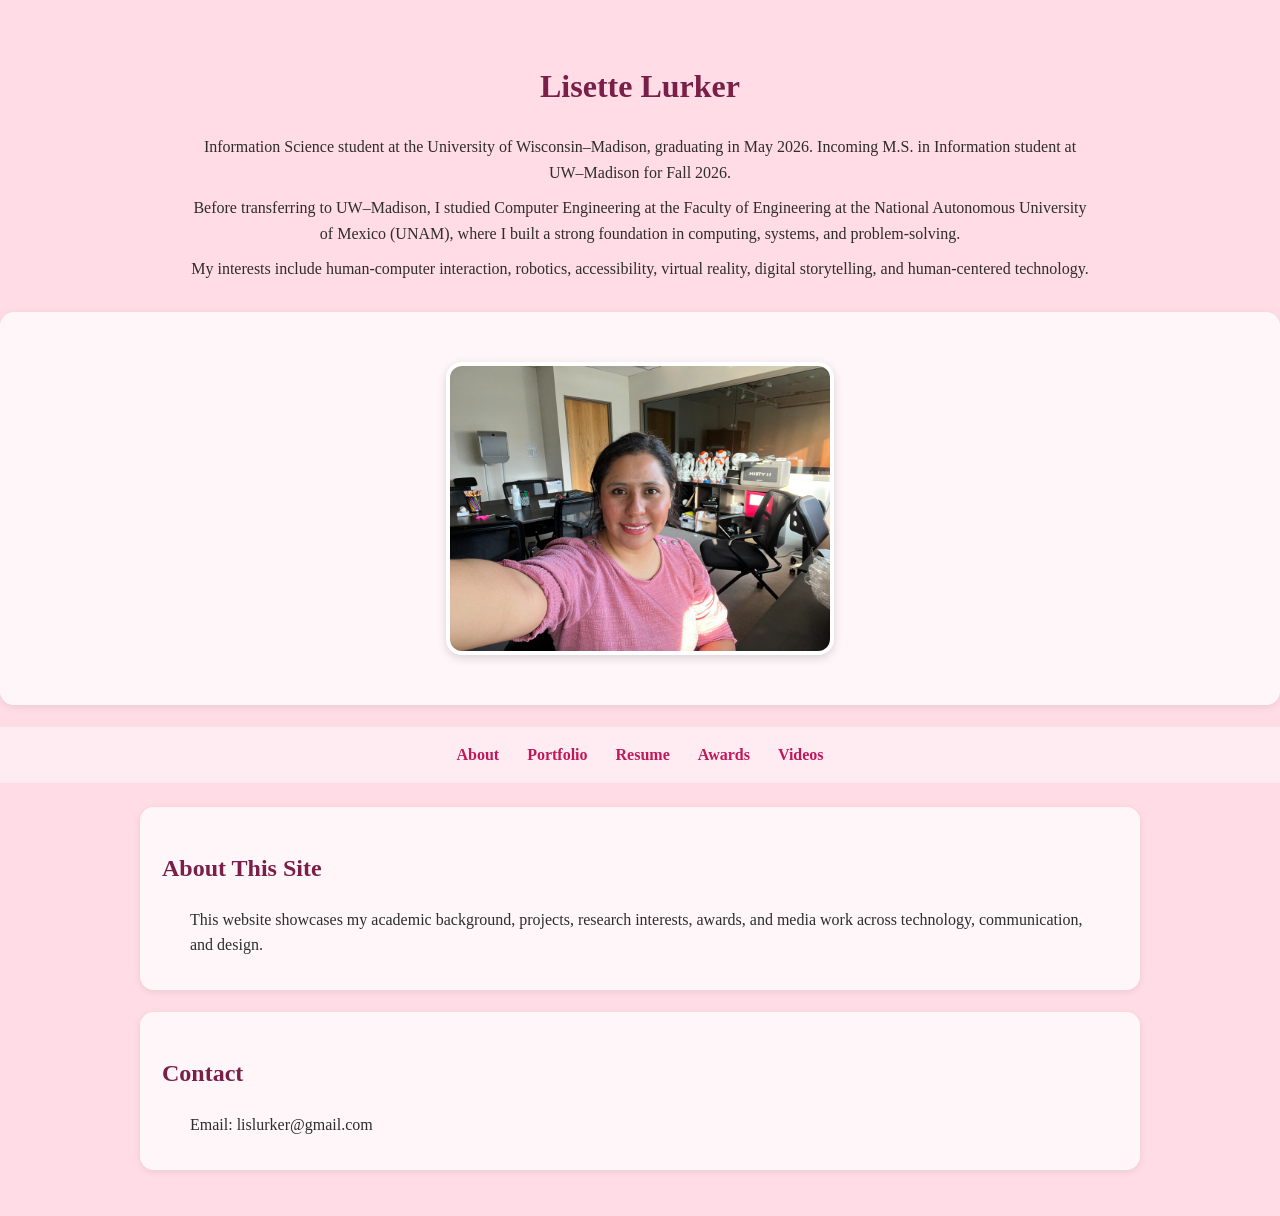
<file: index.html>
<!DOCTYPE html>
<html lang="en">
<head>
  <meta charset="UTF-8">
  <title>Lisette Lurker Portfolio</title>
  <meta name="viewport" content="width=device-width, initial-scale=1">
  <link rel="stylesheet" href="makeup.css">
</head>
<body>

<header>
  <h1>Lisette Lurker</h1>
  <p>
    Information Science student at the University of Wisconsin–Madison, graduating in May 2026.
    Incoming M.S. in Information student at UW–Madison for Fall 2026.
  </p>
  <p>
    Before transferring to UW–Madison, I studied Computer Engineering at the Faculty of Engineering
    at the National Autonomous University of Mexico (UNAM), where I built a strong foundation in
    computing, systems, and problem-solving.
  </p>
  <p>
    My interests include human-computer interaction, robotics, accessibility,
    virtual reality, digital storytelling, and human-centered technology.
  </p>
</header>
<section style="text-align: center; padding: 30px 0;">
  <img src="Lisette1.jpeg" alt="Lisette Lurker" class="profile-photo">
</section>
<nav style="text-align:center; padding: 15px 0;">
  <ul style="list-style:none; padding:0; margin:0; display:flex; justify-content:center; gap:28px;">
    <li><a href="about.html">About</a></li>
    <li><a href="research.html">Portfolio</a></li>
    <li><a href="resumen.html">Resume</a></li>
    <li><a href="awards.html">Awards</a></li>
    <li><a href="videos.html">Videos</a></li>
  </ul>
</nav>

<main>
  <section>
    <h2>About This Site</h2>
    <p>
      This website showcases my academic background, projects, research interests,
      awards, and media work across technology, communication, and design.
    </p>
  </section>

  <section>
    <h2>Contact</h2>
    <p>Email: lislurker@gmail.com</p>
  </section>
</main>

</body>
</html>
</file>
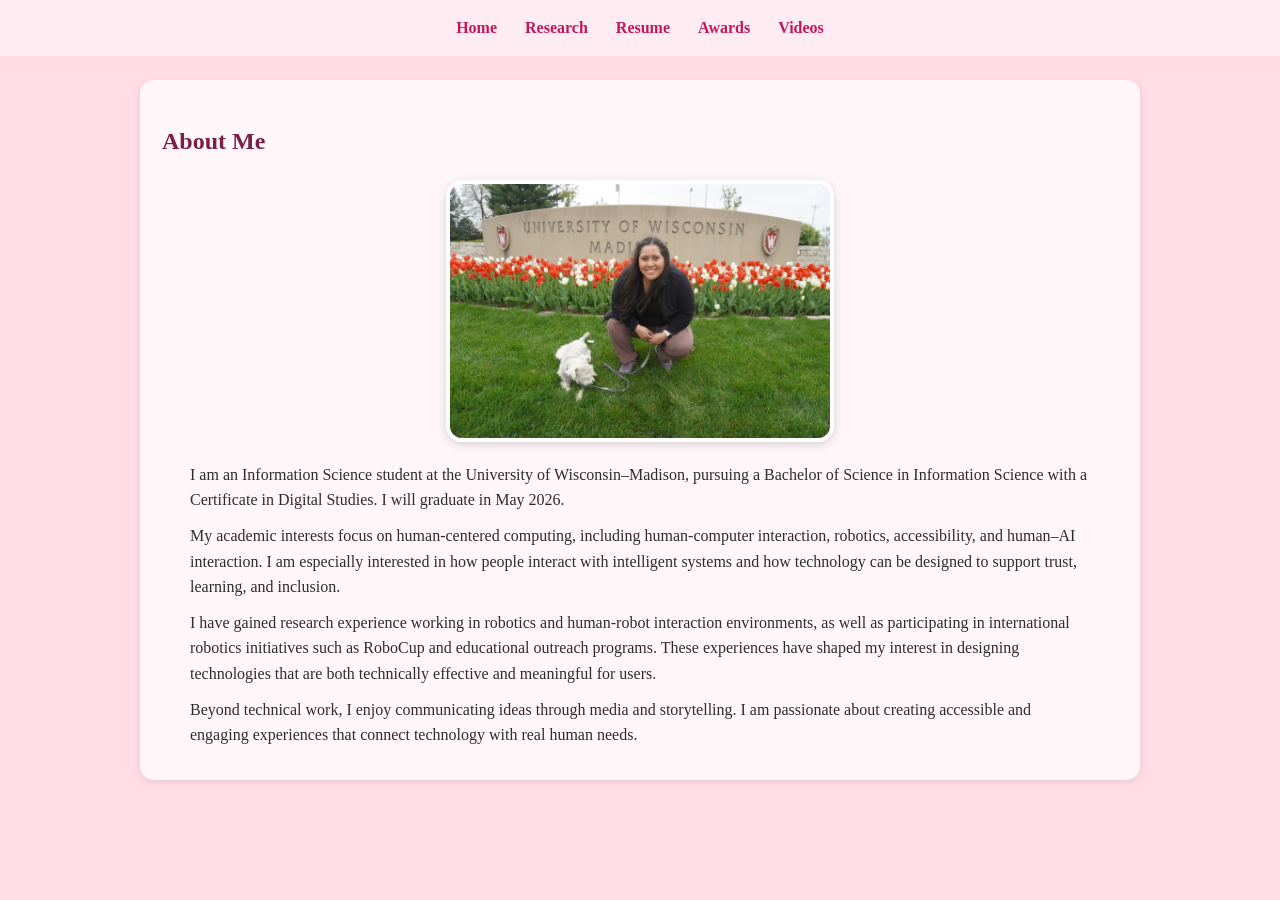
<file: about.html>
<!DOCTYPE html>
<html lang="en">
<head>
  <meta charset="UTF-8">
  <title>About | Lisette Lurker</title>
  <meta name="viewport" content="width=device-width, initial-scale=1">
  <link rel="stylesheet" href="makeup.css">
</head>
<body>

  <nav>
    <ul>
      <li><a href="index.html">Home</a></li>
      <li><a href="research.html">Research</a></li>
      <li><a href="resumen.html">Resume</a></li>
      <li><a href="awards.html">Awards</a></li>
      <li><a href="videos.html">Videos</a></li>
    </ul>
  </nav>

  <main class="content">

    <section class="card">
      <h1>About Me</h1>

      <img src="Lisette.jpeg" alt="Lisette Lurker at the University of Wisconsin–Madison" class="profile-photo">

      <p>
        I am an Information Science student at the University of Wisconsin–Madison,
        pursuing a Bachelor of Science in Information Science with a Certificate in Digital Studies.
        I will graduate in May 2026.
      </p>

      <p>
        My academic interests focus on human-centered computing, including human-computer interaction,
        robotics, accessibility, and human–AI interaction. I am especially interested in how people
        interact with intelligent systems and how technology can be designed to support trust,
        learning, and inclusion.
      </p>

      <p>
        I have gained research experience working in robotics and human-robot interaction environments,
        as well as participating in international robotics initiatives such as RoboCup and educational
        outreach programs. These experiences have shaped my interest in designing technologies that are
        both technically effective and meaningful for users.
      </p>

      <p>
        Beyond technical work, I enjoy communicating ideas through media and storytelling. I am passionate
        about creating accessible and engaging experiences that connect technology with real human needs.
      </p>

    </section>

  </main>

</body>
</html>
</file>
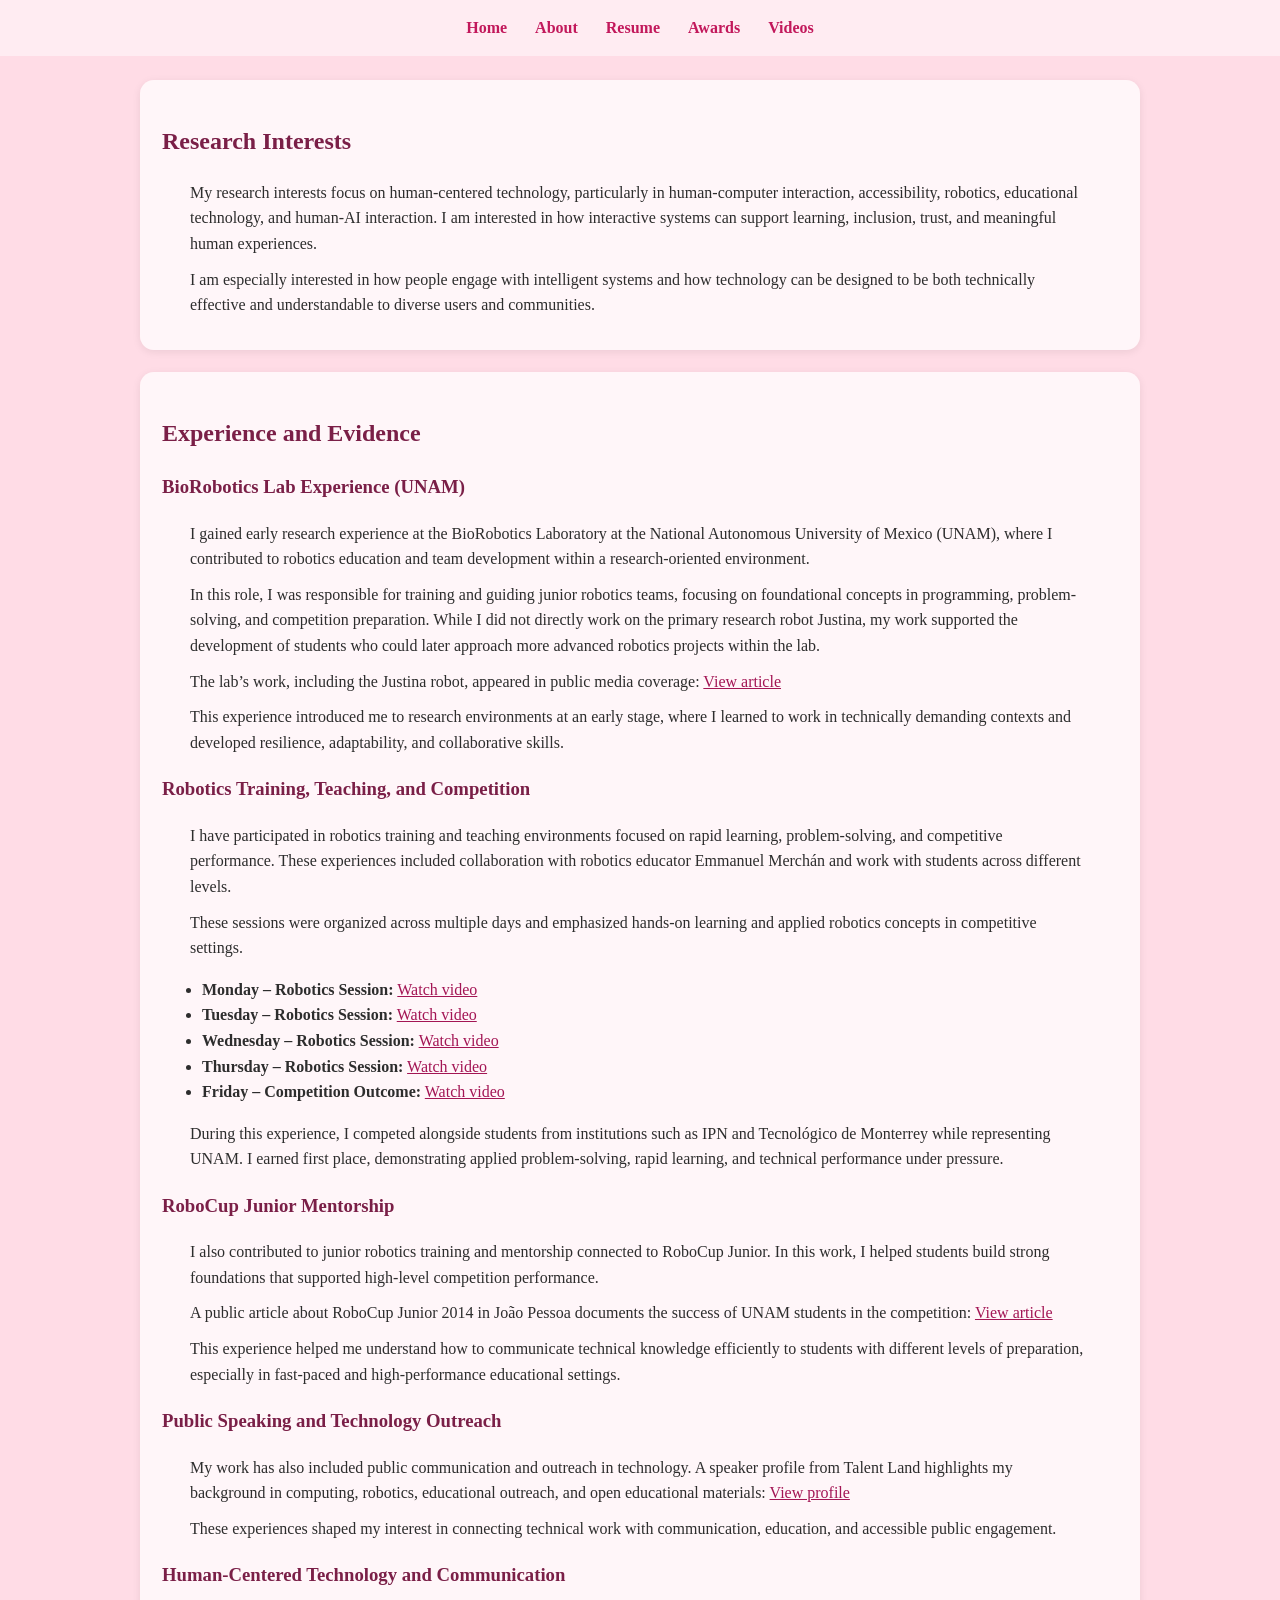
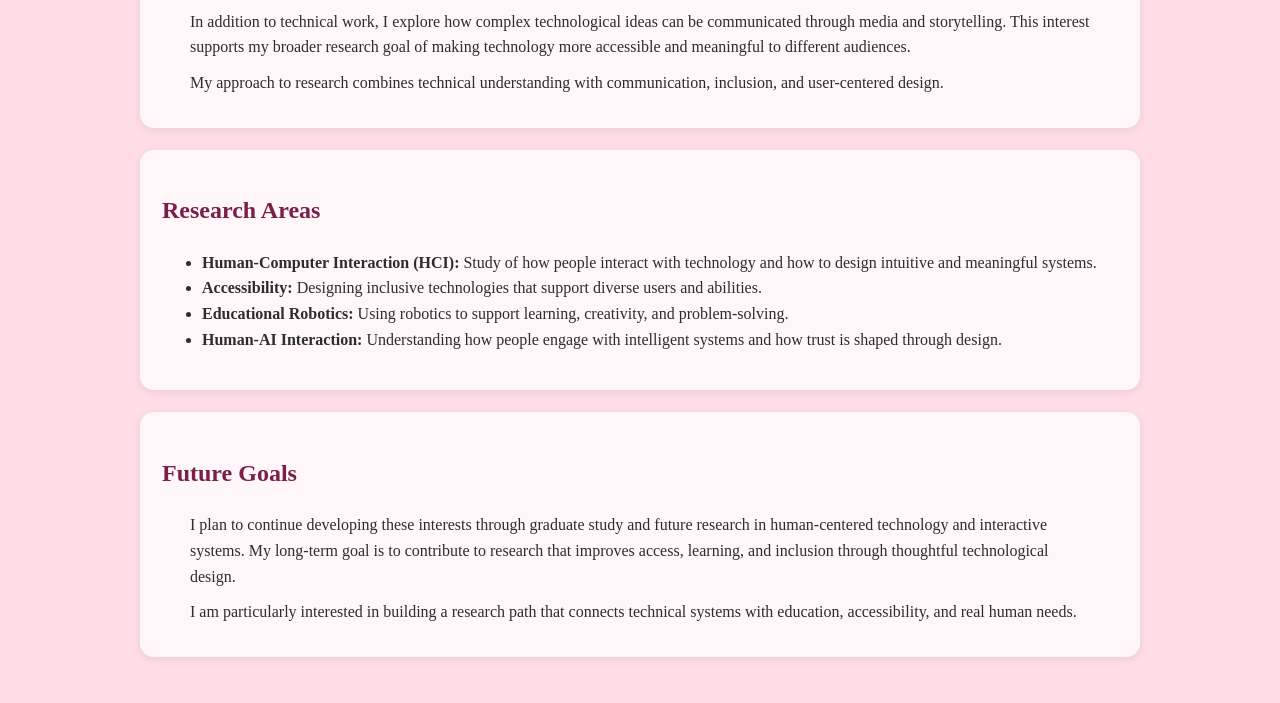
<file: research.html>
<!DOCTYPE html>
<html lang="en">
<head>
  <meta charset="UTF-8">
  <title>Research | Lisette Lurker</title>
  <meta name="viewport" content="width=device-width, initial-scale=1">
  <link rel="stylesheet" href="makeup.css">
</head>
<body>

  <nav>
    <ul>
      <li><a href="index.html">Home</a></li>
      <li><a href="about.html">About</a></li>
      <li><a href="resumen.html">Resume</a></li>
      <li><a href="awards.html">Awards</a></li>
      <li><a href="videos.html">Videos</a></li>
    </ul>
  </nav>

  <main>

    <section>
      <h1>Research Interests</h1>

      <p>
        My research interests focus on human-centered technology, particularly in human-computer interaction,
        accessibility, robotics, educational technology, and human-AI interaction. I am interested in how
        interactive systems can support learning, inclusion, trust, and meaningful human experiences.
      </p>

      <p>
        I am especially interested in how people engage with intelligent systems and how technology can be
        designed to be both technically effective and understandable to diverse users and communities.
      </p>
    </section>

    <section>
      <h2>Experience and Evidence</h2>

      <h3>BioRobotics Lab Experience (UNAM)</h3>
      <p>
        I gained early research experience at the BioRobotics Laboratory at the National Autonomous University
        of Mexico (UNAM), where I contributed to robotics education and team development within a research-oriented
        environment.
      </p>

      <p>
        In this role, I was responsible for training and guiding junior robotics teams, focusing on foundational
        concepts in programming, problem-solving, and competition preparation. While I did not directly work on
        the primary research robot Justina, my work supported the development of students who could later approach
        more advanced robotics projects within the lab.
      </p>

      <p>
        The lab’s work, including the Justina robot, appeared in public media coverage:
        <a href="https://odiseo.com.mx/marcatexto/justina-representara-a-mexico-en-el-concurso-robocup-2013-en-holanda/" target="_blank">View article</a>
      </p>

      <p>
        This experience introduced me to research environments at an early stage, where I learned to work in
        technically demanding contexts and developed resilience, adaptability, and collaborative skills.
      </p>

      <h3>Robotics Training, Teaching, and Competition</h3>
      <p>
        I have participated in robotics training and teaching environments focused on rapid learning,
        problem-solving, and competitive performance. These experiences included collaboration with robotics
        educator Emmanuel Merchán and work with students across different levels.
      </p>

      <p>
        These sessions were organized across multiple days and emphasized hands-on learning and applied robotics
        concepts in competitive settings.
      </p>

      <ul>
        <li><strong>Monday – Robotics Session:</strong> <a href="https://www.youtube.com/watch?v=M1rE4aWHsSQ" target="_blank">Watch video</a></li>
        <li><strong>Tuesday – Robotics Session:</strong> <a href="https://www.youtube.com/watch?v=TL5dJ-tPcU4" target="_blank">Watch video</a></li>
        <li><strong>Wednesday – Robotics Session:</strong> <a href="https://youtu.be/qFQi8oyAawI?si=T9OHP8Do8wayBrVT" target="_blank">Watch video</a></li>
        <li><strong>Thursday – Robotics Session:</strong> <a href="https://youtu.be/GmwtFnolago?si=2Fl46NNCDzzOG15s" target="_blank">Watch video</a></li>
        <li><strong>Friday – Competition Outcome:</strong> <a href="https://youtu.be/-pM6nbAB41M?si=kBNtVzVWv9ptqSmd" target="_blank">Watch video</a></li>
      </ul>

      <p>
        During this experience, I competed alongside students from institutions such as IPN and Tecnológico de
        Monterrey while representing UNAM. I earned first place, demonstrating applied problem-solving, rapid
        learning, and technical performance under pressure.
      </p>

      <h3>RoboCup Junior Mentorship</h3>
      <p>
        I also contributed to junior robotics training and mentorship connected to RoboCup Junior. In this work,
        I helped students build strong foundations that supported high-level competition performance.
      </p>

      <p>
        A public article about RoboCup Junior 2014 in João Pessoa documents the success of UNAM students in the
        competition:
        <a href="https://exmost.cz/studenti-unam-zvitezili-na-robocup-2014-junior-se-umistil-na-prvnim-a-druhem-miste-v-ruznych-kategoriich-nejdulezitejsiho-robotickeho-turnaje-na-stredni-skole-skupina-studentu-z-vysoke-skoly-ved-a/" target="_blank">View article</a>
      </p>

      <p>
        This experience helped me understand how to communicate technical knowledge efficiently to students with
        different levels of preparation, especially in fast-paced and high-performance educational settings.
      </p>

      <h3>Public Speaking and Technology Outreach</h3>
      <p>
        My work has also included public communication and outreach in technology. A speaker profile from Talent
        Land highlights my background in computing, robotics, educational outreach, and open educational materials:
        <a href="https://2019.talent-land.mx/lisette-castro/" target="_blank">View profile</a>
      </p>

      <p>
        These experiences shaped my interest in connecting technical work with communication, education, and
        accessible public engagement.
      </p>

      <h3>Human-Centered Technology and Communication</h3>
      <p>
        In addition to technical work, I explore how complex technological ideas can be communicated through media
        and storytelling. This interest supports my broader research goal of making technology more accessible and
        meaningful to different audiences.
      </p>

      <p>
        My approach to research combines technical understanding with communication, inclusion, and user-centered
        design.
      </p>
    </section>

    <section>
      <h2>Research Areas</h2>
      <ul>
        <li><strong>Human-Computer Interaction (HCI):</strong> Study of how people interact with technology and how to design intuitive and meaningful systems.</li>
        <li><strong>Accessibility:</strong> Designing inclusive technologies that support diverse users and abilities.</li>
        <li><strong>Educational Robotics:</strong> Using robotics to support learning, creativity, and problem-solving.</li>
        <li><strong>Human-AI Interaction:</strong> Understanding how people engage with intelligent systems and how trust is shaped through design.</li>
      </ul>
    </section>

    <section>
      <h2>Future Goals</h2>
      <p>
        I plan to continue developing these interests through graduate study and future research in human-centered
        technology and interactive systems. My long-term goal is to contribute to research that improves access,
        learning, and inclusion through thoughtful technological design.
      </p>

      <p>
        I am particularly interested in building a research path that connects technical systems with education,
        accessibility, and real human needs.
      </p>
    </section>

  </main>

</body>
</html>
</file>
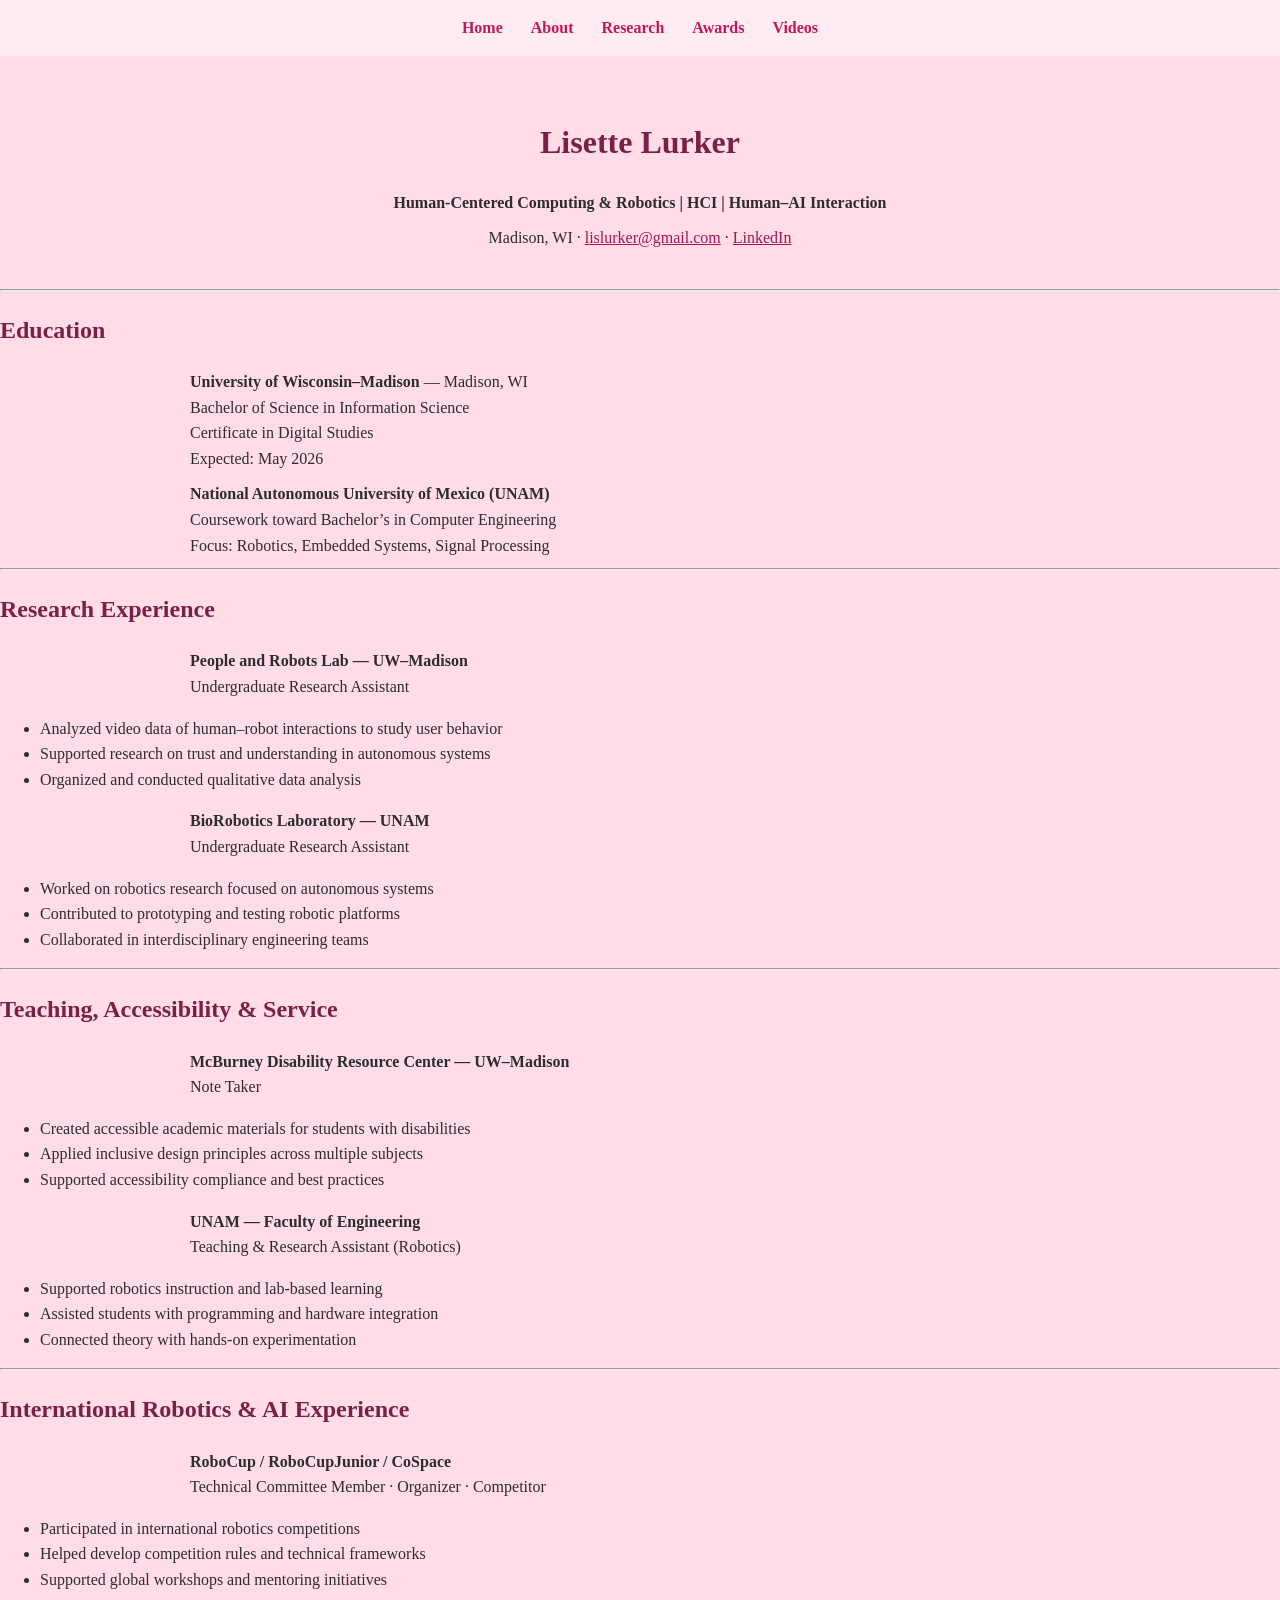
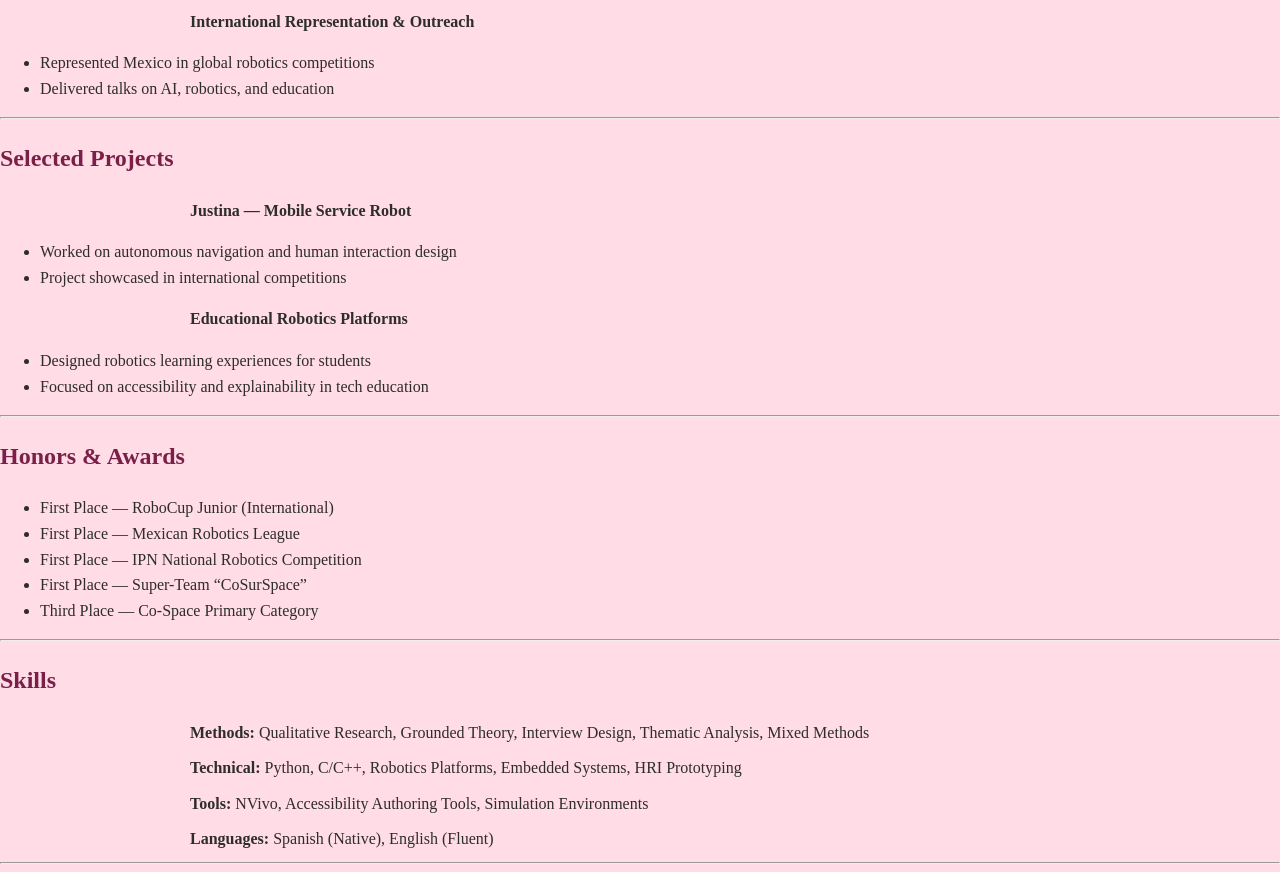
<file: resumen.html>
<!DOCTYPE html>
<html lang="en">
<head>
<meta charset="UTF-8">
<title>Resume | Lisette Lurker</title>
<meta name="viewport" content="width=device-width,initial-scale=1">
<link rel="stylesheet" href="makeup.css">
</head>

<nav>
  <ul>
    <li><a href="index.html">Home</a></li>
    <li><a href="about.html">About</a></li>
    <li><a href="research.html">Research</a></li>
    <li><a href="awards.html">Awards</a></li>
    <li><a href="videos.html">Videos</a></li>
  </ul>
  </nav>
<body>

<header>
  <h1>Lisette Lurker</h1>
  <p><strong>Human-Centered Computing & Robotics | HCI | Human–AI Interaction</strong></p>
  <p>
    Madison, WI · 
    <a href="mailto:lislurker@gmail.com">lislurker@gmail.com</a> · 
    <a href="https://www.linkedin.com/in/lissy-l-8b1a7747/" target="_blank">LinkedIn</a>
  </p>
</header>

<hr>

<h2>Education</h2>

<p>
<strong>University of Wisconsin–Madison</strong> — Madison, WI<br>
Bachelor of Science in Information Science<br>
Certificate in Digital Studies<br>
Expected: May 2026
</p>

<p>
<strong>National Autonomous University of Mexico (UNAM)</strong><br>
Coursework toward Bachelor’s in Computer Engineering<br>
Focus: Robotics, Embedded Systems, Signal Processing
</p>

<hr>

<h2>Research Experience</h2>

<p>
<strong>People and Robots Lab — UW–Madison</strong><br>
Undergraduate Research Assistant
</p>
<ul>
  <li>Analyzed video data of human–robot interactions to study user behavior</li>
  <li>Supported research on trust and understanding in autonomous systems</li>
  <li>Organized and conducted qualitative data analysis</li>
</ul>

<p>
<strong>BioRobotics Laboratory — UNAM</strong><br>
Undergraduate Research Assistant
</p>
<ul>
  <li>Worked on robotics research focused on autonomous systems</li>
  <li>Contributed to prototyping and testing robotic platforms</li>
  <li>Collaborated in interdisciplinary engineering teams</li>
</ul>

<hr>

<h2>Teaching, Accessibility & Service</h2>

<p>
<strong>McBurney Disability Resource Center — UW–Madison</strong><br>
Note Taker
</p>
<ul>
  <li>Created accessible academic materials for students with disabilities</li>
  <li>Applied inclusive design principles across multiple subjects</li>
  <li>Supported accessibility compliance and best practices</li>
</ul>

<p>
<strong>UNAM — Faculty of Engineering</strong><br>
Teaching & Research Assistant (Robotics)
</p>
<ul>
  <li>Supported robotics instruction and lab-based learning</li>
  <li>Assisted students with programming and hardware integration</li>
  <li>Connected theory with hands-on experimentation</li>
</ul>

<hr>

<h2>International Robotics & AI Experience</h2>

<p>
<strong>RoboCup / RoboCupJunior / CoSpace</strong><br>
Technical Committee Member · Organizer · Competitor
</p>
<ul>
  <li>Participated in international robotics competitions</li>
  <li>Helped develop competition rules and technical frameworks</li>
  <li>Supported global workshops and mentoring initiatives</li>
</ul>

<p>
<strong>International Representation & Outreach</strong>
</p>
<ul>
  <li>Represented Mexico in global robotics competitions</li>
  <li>Delivered talks on AI, robotics, and education</li>
</ul>

<hr>

<h2>Selected Projects</h2>

<p>
<strong>Justina — Mobile Service Robot</strong>
</p>
<ul>
  <li>Worked on autonomous navigation and human interaction design</li>
  <li>Project showcased in international competitions</li>
</ul>

<p>
<strong>Educational Robotics Platforms</strong>
</p>
<ul>
  <li>Designed robotics learning experiences for students</li>
  <li>Focused on accessibility and explainability in tech education</li>
</ul>

<hr>

<h2>Honors & Awards</h2>

<ul>
  <li>First Place — RoboCup Junior (International)</li>
  <li>First Place — Mexican Robotics League</li>
  <li>First Place — IPN National Robotics Competition</li>
  <li>First Place — Super-Team “CoSurSpace”</li>
  <li>Third Place — Co-Space Primary Category</li>
</ul>

<hr>

<h2>Skills</h2>

<p><strong>Methods:</strong> Qualitative Research, Grounded Theory, Interview Design, Thematic Analysis, Mixed Methods</p>

<p><strong>Technical:</strong> Python, C/C++, Robotics Platforms, Embedded Systems, HRI Prototyping</p>

<p><strong>Tools:</strong> NVivo, Accessibility Authoring Tools, Simulation Environments</p>

<p><strong>Languages:</strong> Spanish (Native), English (Fluent)</p>

<hr>


</body>
</html>
</file>
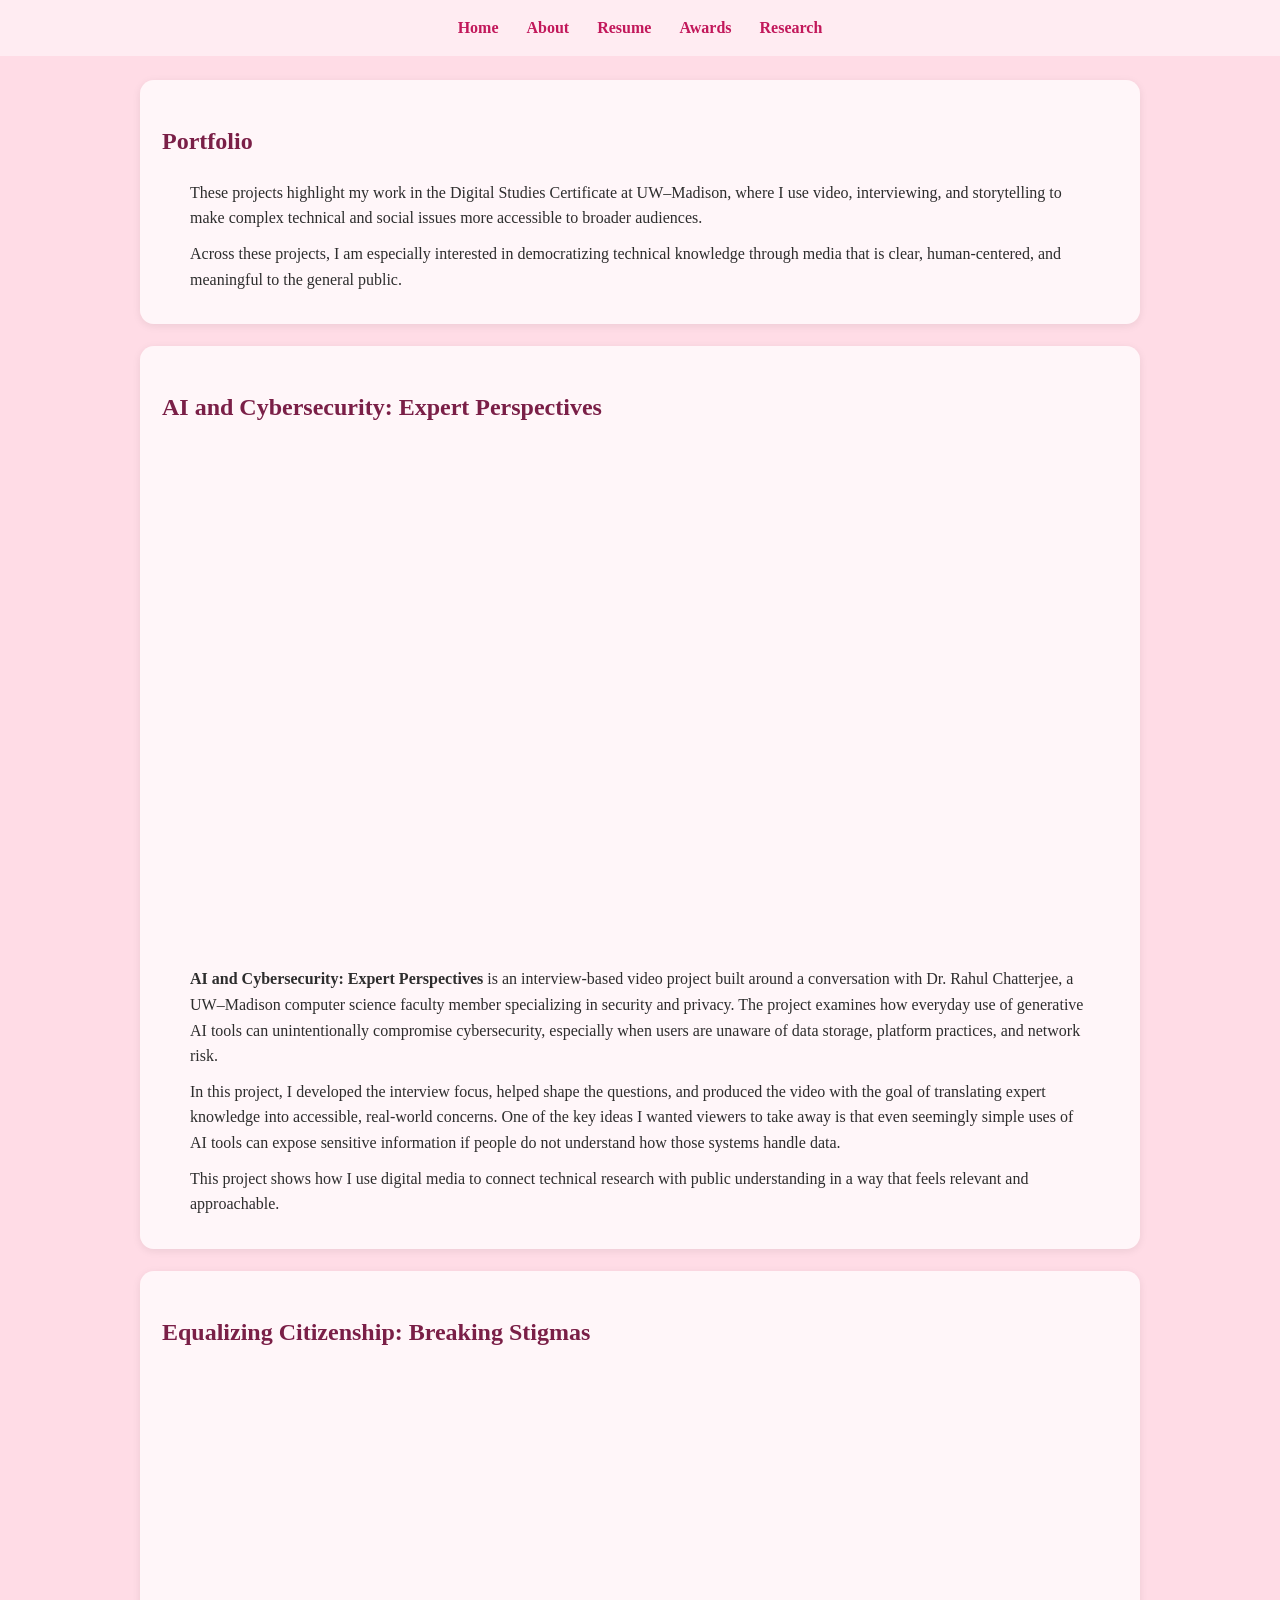
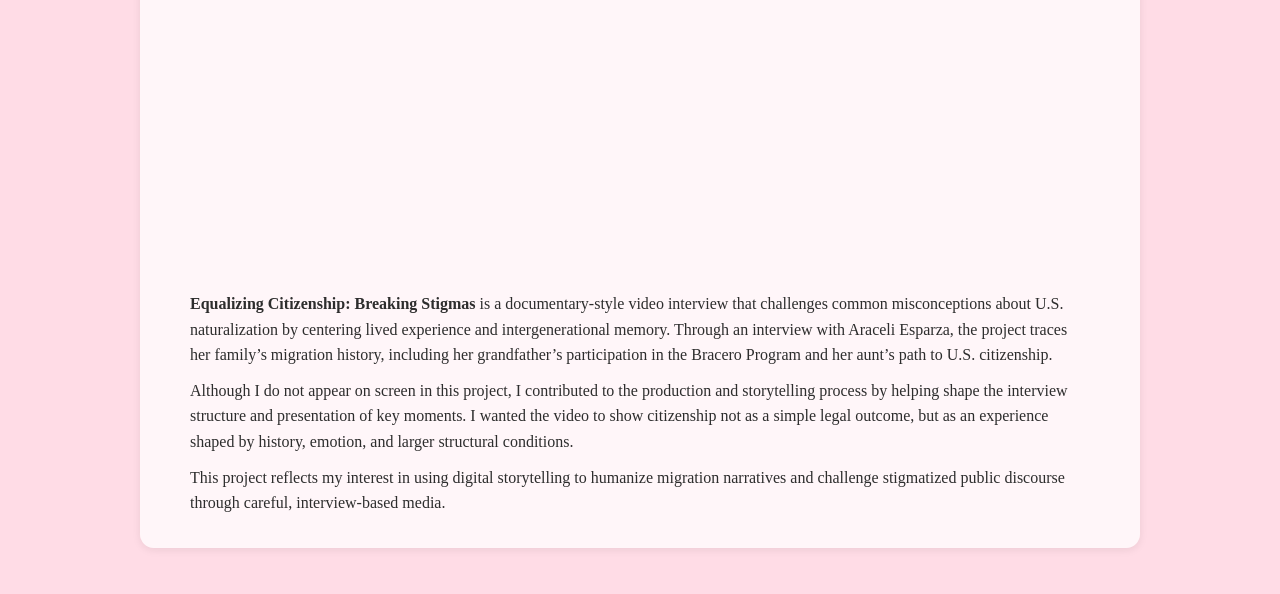
<file: videos.html>
<!DOCTYPE html>
<html lang="en">
<head>
  <meta charset="UTF-8">
  <title>Portfolio | Lisette Lurker</title>
  <meta name="viewport" content="width=device-width, initial-scale=1">
  <link rel="stylesheet" href="makeup.css?v=2">
</head>
<body>

  <nav>
    <ul>
      <li><a href="index.html">Home</a></li>
      <li><a href="about.html">About</a></li>
      <li><a href="resumen.html">Resume</a></li>
      <li><a href="awards.html">Awards</a></li>
      <li><a href="research.html">Research</a></li>
    </ul>
  </nav>

  <main>

    <section>
      <h1>Portfolio</h1>
      <p>
        These projects highlight my work in the Digital Studies Certificate at UW–Madison,
        where I use video, interviewing, and storytelling to make complex technical and social
        issues more accessible to broader audiences.
      </p>
      <p>
        Across these projects, I am especially interested in democratizing technical knowledge
        through media that is clear, human-centered, and meaningful to the general public.
      </p>
    </section>

    <section>
      <h2>AI and Cybersecurity: Expert Perspectives</h2>

      <iframe
        width="100%"
        height="500"
        src="https://www.youtube.com/embed/6HjyTYUC2qU"
        title="AI and Cybersecurity: Expert Perspectives"
        frameborder="0"
        allow="accelerometer; autoplay; clipboard-write; encrypted-media; gyroscope; picture-in-picture"
        allowfullscreen>
      </iframe>

      <p>
        <strong>AI and Cybersecurity: Expert Perspectives</strong> is an interview-based video
        project built around a conversation with Dr. Rahul Chatterjee, a UW–Madison computer
        science faculty member specializing in security and privacy. The project examines how
        everyday use of generative AI tools can unintentionally compromise cybersecurity,
        especially when users are unaware of data storage, platform practices, and network risk.
      </p>

      <p>
        In this project, I developed the interview focus, helped shape the questions, and
        produced the video with the goal of translating expert knowledge into accessible,
        real-world concerns. One of the key ideas I wanted viewers to take away is that even
        seemingly simple uses of AI tools can expose sensitive information if people do not
        understand how those systems handle data.
      </p>

      <p>
        This project shows how I use digital media to connect technical research with public
        understanding in a way that feels relevant and approachable.
      </p>
    </section>

    <section>
      <h2>Equalizing Citizenship: Breaking Stigmas</h2>

      <iframe
        width="100%"
        height="500"
        src="https://www.youtube.com/embed/U6tK1Fm5r28"
        title="Equalizing Citizenship: Breaking Stigmas"
        frameborder="0"
        allow="accelerometer; autoplay; clipboard-write; encrypted-media; gyroscope; picture-in-picture"
        allowfullscreen>
      </iframe>

      <p>
        <strong>Equalizing Citizenship: Breaking Stigmas</strong> is a documentary-style video
        interview that challenges common misconceptions about U.S. naturalization by centering
        lived experience and intergenerational memory. Through an interview with Araceli Esparza,
        the project traces her family’s migration history, including her grandfather’s participation
        in the Bracero Program and her aunt’s path to U.S. citizenship.
      </p>

      <p>
        Although I do not appear on screen in this project, I contributed to the production and
        storytelling process by helping shape the interview structure and presentation of key
        moments. I wanted the video to show citizenship not as a simple legal outcome, but as an
        experience shaped by history, emotion, and larger structural conditions.
      </p>

      <p>
        This project reflects my interest in using digital storytelling to humanize migration
        narratives and challenge stigmatized public discourse through careful, interview-based media.
      </p>
    </section>

  </main>

</body>
</html>
</file>
<file: makeup.css>
body {
    background-color: #ffdce6;
    font-family: Georgia, serif;
    margin: 0;
    padding: 0;
    color: #2d2d2d;
    line-height: 1.6;
}

header {
    text-align: center;
    padding: 40px 20px 20px;
}

h1, h2, h3 {
    font-family: Georgia, serif;
    color: #7a1f47;
}

p {
    max-width: 900px;
    margin: 10px auto;
}

nav {
    background: rgba(255, 255, 255, 0.45);
    padding: 15px 10px;
}
iframe {
  display: block;
  width: 100%;
  max-width: 900px;
  margin: 20px auto;
  border-radius: 12px;
}
nav ul {
    list-style: none;
    padding: 0;
    margin: 0;
    display: flex;
    gap: 28px;
    justify-content: center;
    flex-wrap: wrap;
}

nav li {
    text-align: center;
}

nav a {
    text-decoration: none;
    color: #c2185b;
    font-weight: bold;
    display: inline-block;
}

main {
    max-width: 1000px;
    margin: 0 auto;
    padding: 24px;
}

section {
    background: rgba(255, 255, 255, 0.75);
    border-radius: 14px;
    padding: 22px;
    margin-bottom: 22px;
    box-shadow: 0 2px 8px rgba(0,0,0,0.08);
}

.profile-photo {
    width: 380px;
    max-width: 90%;
    height: auto;
    display: block;
    margin: 20px auto;
    border-radius: 16px;
    border: 4px solid white;
    box-shadow: 0 3px 10px rgba(0,0,0,0.15);
}

.video-thumb {
    max-width: 100%;
    height: auto;
    display: block;
    margin: 20px auto;
    border-radius: 12px;
    box-shadow: 0 2px 8px rgba(0,0,0,0.12);
}

.gallery {
    display: grid;
    grid-template-columns: repeat(auto-fit, minmax(180px, 1fr));
    gap: 14px;
    align-items: start;
    margin: 24px 0;
}

.gallery img {
    width: 100%;
    height: 160px;
    object-fit: cover;
    border-radius: 10px;
    border: 2px solid #fff;
    box-shadow: 0 2px 6px rgba(0,0,0,0.12);
    display: block;
}
.project-img {
    width: 100%;
    max-width: 600px;
    aspect-ratio: 16 / 9;
    object-fit: cover;
    display: block;
    margin: 15px auto;
    border-radius: 12px;
    box-shadow: 0 2px 8px rgba(0,0,0,0.12);
}
a {
    color: #a31554;
}

a:hover {
    color: #7a1f47;
}

@media (min-width: 768px) {
    .gallery img {
        height: 200px;
    }
}

@media (max-width: 600px) {
    header {
        padding: 28px 14px 14px;
    }

    nav ul {
        gap: 16px;
    }

    .profile-photo {
        width: 260px;
    }

    section {
        padding: 18px;
    }
}

@media (max-width: 380px) {
    .gallery img {
        height: 130px;
    }
}
</file>
